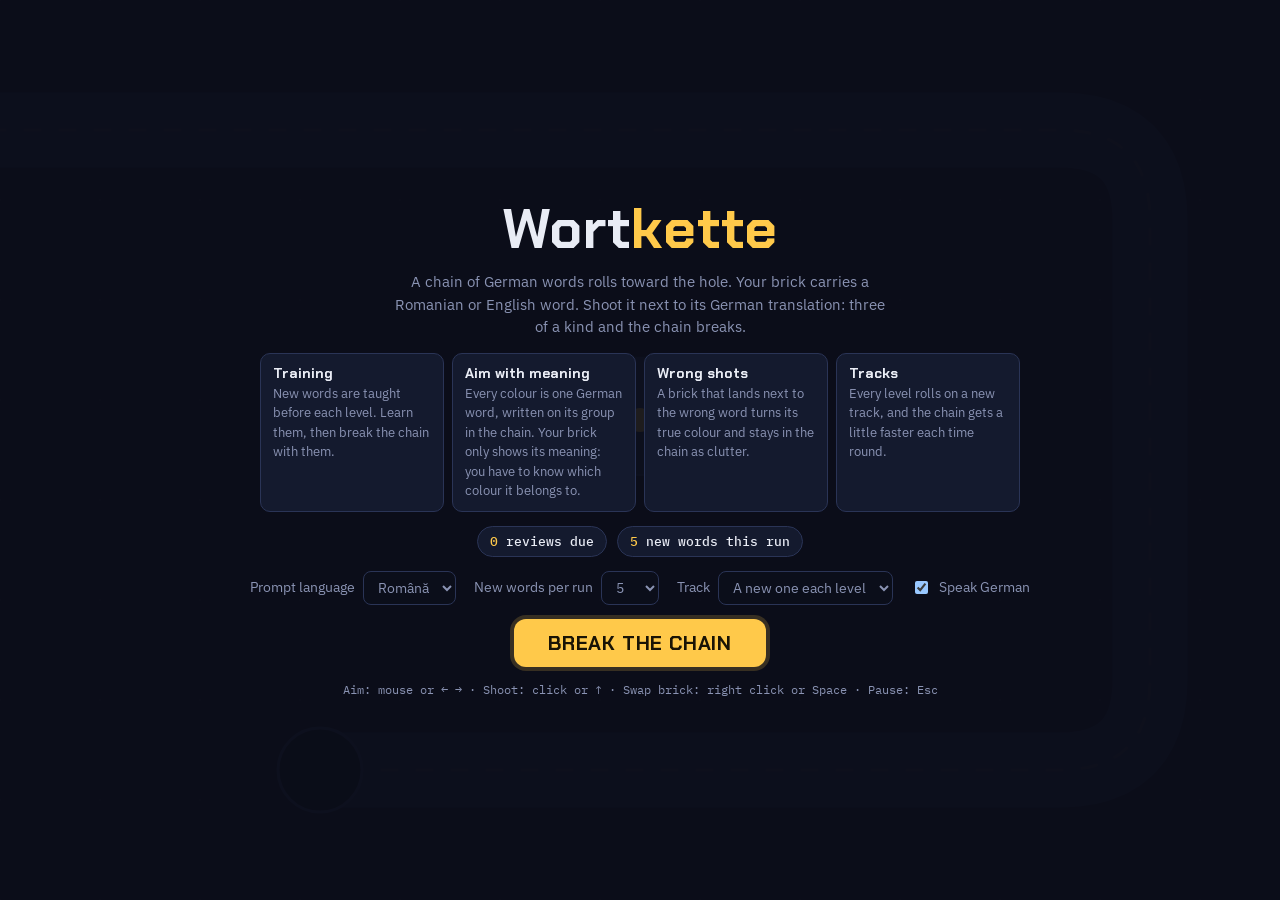
<file: zuma.html>
<!doctype html>
<html lang="en">
<head>
<meta charset="utf-8">
<meta name="viewport" content="width=device-width,initial-scale=1">
<title>Wortkette</title>
<link rel="manifest" href="zuma.webmanifest">
<meta name="theme-color" content="#0b0e1a">
<link rel="icon" href="icons/icon-192.png">
<link rel="preconnect" href="https://fonts.googleapis.com">
<link rel="preconnect" href="https://fonts.gstatic.com" crossorigin>
<link rel="stylesheet" href="https://fonts.googleapis.com/css2?family=Chakra+Petch:wght@500;700&family=IBM+Plex+Mono:wght@400;500&family=IBM+Plex+Sans:wght@400;500;600&display=swap">
<link rel="stylesheet" href="wj.css">
<style>
/* Full screen: the chain field fills the window; HUD, word card, pause button and menus float on top */
html, body { height: 100%; overflow: hidden; overscroll-behavior: none; }
main { padding: 0; max-width: none; }
.stage { position: fixed; inset: 0; border: 0; border-radius: 0; }
#cv { cursor: crosshair; height: 100%; }
.hud { position: absolute; top: max(6px, env(safe-area-inset-top)); left: max(8px, env(safe-area-inset-left)); display: flex; flex-wrap: wrap; gap: 6px; pointer-events: none; }
.hud .chip { font-size: 12px; padding: 5px 9px; background: rgba(20, 26, 46, .85); }
.hud .chip.low b { color: var(--bad); }
.pause-btn { position: absolute; top: max(6px, env(safe-area-inset-top)); right: max(8px, env(safe-area-inset-right)); width: 42px; height: 42px; padding: 0; border-radius: 10px; border: 1px solid var(--line); background: rgba(20, 26, 46, .85); font-size: 16px; }
.panel { background: var(--panel); border: 1px solid var(--line); border-radius: 12px; padding: 14px; }
.panel h3 { margin: 0 0 8px; font: 500 11px/1.2 var(--f-mono); text-transform: uppercase; letter-spacing: .08em; color: var(--muted); }
#quiz.card { position: absolute; left: 50%; top: 50%; transform: translate(-50%, -50%); width: min(480px, calc(100% - 32px)); max-height: calc(100% - 24px); overflow-y: auto; box-shadow: 0 16px 50px rgba(0, 0, 0, .6); }
#quiz.banner { position: absolute; left: 50%; bottom: max(8px, env(safe-area-inset-bottom)); transform: translateX(-50%); width: max-content; max-width: calc(100% - 32px); padding: 8px 14px; pointer-events: none; border-color: var(--bad); background: rgba(20, 26, 46, .92); font-size: 15px; }
#quiz.banner b { font-family: var(--f-display); }
.q-prompt { font: 700 clamp(22px, 4vw, 30px)/1.15 var(--f-display); }
.q-de { font: 700 clamp(24px, 4.4vw, 34px)/1.15 var(--f-display); margin: 4px 0; }
.q-sub { color: var(--muted); font-size: 14px; margin: 2px 0 0; }
.q-acts { display: flex; flex-wrap: wrap; gap: 8px; margin-top: 12px; }
kbd { font: 500 11px/1 var(--f-mono); padding: 3px 5px; border-radius: 4px; border: 1px solid var(--line); color: var(--muted); }
.primary { border: 0; background: var(--gold); color: #1a1405; font-weight: 600; border-radius: 8px; padding: 10px 18px; display: inline-flex; gap: 8px; align-items: center; }
.primary kbd { border-color: rgba(26, 20, 5, .3); color: #1a1405; }
.ghost { padding: 10px 16px; }
.hint { color: var(--muted); font-size: 14px; margin: 0; }
.tag-new { color: var(--gold); }
.pal { display: flex; flex-wrap: wrap; gap: 6px; margin-top: 10px; }
.pal span { display: inline-flex; align-items: center; gap: 6px; padding: 4px 10px 4px 6px; border-radius: 999px; background: var(--panel-2); font: 700 14px/1.2 var(--f-display); }
.pal i { width: 22px; height: 12px; border-radius: 4px; }
.rotate { display: none; background: var(--bg); }
.rotate h2 { font-size: 26px; }
@media (orientation: portrait) { .rotate { display: flex; } }
@media (pointer: coarse) { .keys-desk, kbd { display: none; } }
@media (pointer: fine) { .keys-touch { display: none; } }
@media (max-height: 520px) {
  .overlay { justify-content: flex-start; gap: 10px; padding: 12px; }
  .lede, .howto { display: none; }
  .panel { padding: 10px 12px; }
  .q-prompt { font-size: 22px; } .q-de { font-size: 24px; }
}
</style>
</head>
<body>

<main>
  <div class="stage" id="stage">
    <canvas id="cv"></canvas>
    <div class="hud" id="hud" hidden></div>
    <button class="pause-btn" id="btn-pause" aria-label="Pause" hidden>&#9208;&#xFE0E;</button>
    <section class="panel" id="quiz" aria-live="polite" hidden></section>

    <div class="overlay" id="menu">
      <h1>Wort<b>kette</b></h1>
      <p class="lede">A chain of German words rolls toward the hole. Your brick carries a Romanian or English word. Shoot it next to its German translation: three of a kind and the chain breaks.</p>
      <div class="howto">
        <div><strong>Training</strong>New words are taught before each level. Learn them, then break the chain with them.</div>
        <div><strong>Aim with meaning</strong>Every colour is one German word, written on its group in the chain. Your brick only shows its meaning: you have to know which colour it belongs to.</div>
        <div><strong>Wrong shots</strong>A brick that lands next to the wrong word turns its true colour and stays in the chain as clutter.</div>
        <div><strong>Tracks</strong>Every level rolls on a new track, and the chain gets a little faster each time round.</div>
      </div>
      <div class="today" id="today"></div>
      <div class="opts">
        <label>Prompt language
          <select id="set-lang"><option value="ro">Română</option><option value="en">English</option></select>
        </label>
        <label>New words per run
          <select id="set-new"><option>3</option><option>5</option><option>8</option><option>12</option></select>
        </label>
        <label>Track
          <select id="set-track"><option value="-1">A new one each level</option></select>
        </label>
        <label><input type="checkbox" id="set-voice"> Speak German</label>
      </div>
      <button class="big" id="btn-start">Break the chain</button>
      <p class="keys keys-desk">Aim: mouse or ← → · Shoot: click or ↑ · Swap brick: right click or Space · Pause: Esc</p>
      <p class="keys keys-touch">Drag to aim, let go to shoot · tap the shooter to swap</p>
    </div>

    <div class="overlay" id="over" hidden>
      <h2 id="over-title">Chain broken</h2>
      <div class="result-grid" id="over-stats"></div>
      <div id="over-learned"></div>
      <div id="over-weak"></div>
      <div class="row-btns">
        <button class="big" id="btn-again">Play again</button>
        <button class="ghost" id="btn-menu">Menu</button>
      </div>
    </div>

    <div class="overlay" id="pausebox" hidden>
      <h2>Paused</h2>
      <div class="row-btns">
        <button class="big" id="btn-resume">Resume</button>
        <button class="ghost" id="btn-quit">End run</button>
      </div>
    </div>

    <div class="overlay rotate">
      <h2>Turn your phone sideways</h2>
      <p class="lede">Wortkette plays in landscape.</p>
    </div>
  </div>
</main>

<div class="toast" id="toast" role="status" aria-live="polite" hidden></div>

<script src="wj-core.js"></script>
<script>
"use strict";
/* ---------- Tracks: the field is 9 tiles high and as wide as the screen; each level rolls on the next track ---------- */
const ROWS = 9;
let COLS = 16;
const BL = 1.0, BH = 0.5, D = BL + 0.04; // brick length along the track, height and spacing, in tiles
const FROG = { x: 8, y: 4.5 };
let PX = [], PY = [], PL = [], END = 0, VISIBLE = 0; // dense samples of the track, the length walked to each, total, where it enters the field
// Each track gives the shooter's place and its path, from off the field to the hole; corners of a path get rounded.
// Same random numbers every frame, so stars, trees and dunes stay where they are.
function seeded(n) { let x = n * 9301 + 49297; return () => (x = (x * 9301 + 49297) % 233280) / 233280; }
// Points on an ellipse from angle a0 to a1 (radians), with the radius scaled by f(t) for t from 0 to 1.
function arc(cx, cy, rx, ry, a0, a1, n = 120, f = () => 1) {
  const out = [];
  for (let i = 0; i <= n; i++) { const t = i / n, a = a0 + (a1 - a0) * t; out.push([cx + rx * f(t) * Math.cos(a), cy + ry * f(t) * Math.sin(a)]); }
  return out;
}
// A theme colours the field and the track and may draw scenery behind the track (in pixels; T is one tile).
const NIGHT = { bg: COL.bg, grid: "rgba(138,147,179,.07)", track: "#1b2340", line: "rgba(255,201,74,.10)", hole: COL.line };
const THEMES = {
  ocean: { bg: "#06182b", grid: "rgba(120,200,255,.05)", track: "#0f3354", line: "rgba(150,230,255,.22)", hole: "#2b6a8f",
    deco(now) {
      ctx.strokeStyle = "rgba(110,190,255,.09)"; ctx.lineWidth = Math.max(1, T * 0.05);
      for (let r = 0.5; r < ROWS; r += 1.1) {
        ctx.beginPath();
        for (let x = 0; x <= COLS; x += 0.25) ctx[x ? "lineTo" : "moveTo"](x * T, (r + Math.sin(x * 1.3 + now / 900 + r) * 0.12) * T);
        ctx.stroke();
      }
      const rnd = seeded(3);
      ctx.fillStyle = "rgba(170,225,255,.16)";
      for (let i = 0; i < 26; i++) {
        const x = rnd() * COLS, sp = 0.25 + rnd() * 0.35, y = ROWS - ((now / 1000 * sp + rnd() * ROWS) % (ROWS + 1)) + 0.5;
        ctx.beginPath(); ctx.arc(x * T, y * T, T * (0.04 + rnd() * 0.07), 0, 6.283); ctx.fill();
      }
    } },
  desert: { bg: "#21150a", grid: "rgba(255,200,120,.05)", track: "#4a3218", line: "rgba(255,214,140,.25)", hole: "#8a5a2a",
    deco() {
      ctx.fillStyle = "rgba(255,190,90,.10)";
      ctx.beginPath(); ctx.arc(COLS * 0.82 * T, 2.6 * T, T * 1.3, 0, 6.283); ctx.fill();
      ctx.fillStyle = "rgba(255,170,80,.06)";
      for (const [x, b, hgt] of [[COLS * 0.2, 8.6, 2.6], [COLS * 0.45, 9.2, 3.6], [COLS * 0.7, 8.9, 2.2]]) {
        ctx.beginPath(); ctx.moveTo((x - hgt) * T, b * T); ctx.lineTo(x * T, (b - hgt) * T); ctx.lineTo((x + hgt) * T, b * T); ctx.fill();
      }
      ctx.strokeStyle = "rgba(255,190,110,.07)"; ctx.lineWidth = Math.max(1, T * 0.05);
      for (let r = 1.6; r < ROWS; r += 1.9) {
        ctx.beginPath();
        for (let x = 0; x <= COLS; x += 0.25) ctx[x ? "lineTo" : "moveTo"](x * T, (r + Math.sin(x * 0.7 + r * 2) * 0.35) * T);
        ctx.stroke();
      }
    } },
  forest: { bg: "#0a1a10", grid: "rgba(140,230,160,.05)", track: "#183a22", line: "rgba(190,255,170,.20)", hole: "#3b6b45",
    deco() {
      const rnd = seeded(7);
      for (let i = 0; i < 34; i++) {
        const x = rnd() * COLS, y = rnd() * (ROWS + 0.6), hgt = 0.6 + rnd() * 0.8;
        ctx.fillStyle = `rgba(80,${150 + (rnd() * 70 | 0)},95,.10)`;
        ctx.beginPath(); ctx.moveTo((x - hgt * 0.45) * T, y * T); ctx.lineTo(x * T, (y - hgt) * T); ctx.lineTo((x + hgt * 0.45) * T, y * T); ctx.fill();
      }
      ctx.fillStyle = "rgba(220,255,140,.35)";
      for (let i = 0; i < 12; i++) { ctx.globalAlpha = 0.3 + 0.3 * Math.sin(performance.now() / 500 + i * 1.7); ctx.fillRect(rnd() * COLS * T, rnd() * ROWS * T, 2, 2); }
      ctx.globalAlpha = 1;
    } },
  ice: { bg: "#0a1820", grid: "rgba(180,240,255,.06)", track: "#16384a", line: "rgba(210,250,255,.30)", hole: "#4d8aa3",
    deco() {
      const rnd = seeded(11);
      ctx.strokeStyle = "rgba(190,240,255,.10)"; ctx.lineWidth = Math.max(1, T * 0.04);
      for (let i = 0; i < 16; i++) {
        const x = rnd() * COLS * T, y = rnd() * ROWS * T, r = T * (0.2 + rnd() * 0.35);
        ctx.beginPath();
        for (let k = 0; k < 3; k++) { const a = k * Math.PI / 3; ctx.moveTo(x - Math.cos(a) * r, y - Math.sin(a) * r); ctx.lineTo(x + Math.cos(a) * r, y + Math.sin(a) * r); }
        ctx.stroke();
      }
    } },
  space: { bg: "#05040d", grid: "rgba(0,0,0,0)", track: "#221a40", line: "rgba(200,180,255,.25)", hole: "#6a52b8",
    deco(now) {
      const rnd = seeded(5);
      for (let i = 0; i < 90; i++) {
        const x = rnd() * COLS * T, y = rnd() * ROWS * T, b = rnd();
        ctx.fillStyle = `rgba(255,255,255,${0.15 + 0.35 * b * (0.7 + 0.3 * Math.sin(now / 700 + i))})`;
        ctx.fillRect(x, y, b > 0.85 ? 2 : 1, b > 0.85 ? 2 : 1);
      }
      for (const pl of PLANETS) {
        const g = ctx.createRadialGradient((pl.x - pl.r * 0.3) * T, (pl.y - pl.r * 0.3) * T, 0, pl.x * T, pl.y * T, pl.r * T);
        g.addColorStop(0, pl.c[0]); g.addColorStop(1, pl.c[1]);
        ctx.fillStyle = g; ctx.beginPath(); ctx.arc(pl.x * T, pl.y * T, pl.r * T, 0, 6.283); ctx.fill();
      }
    } },
};
let THEME = NIGHT, PLANETS = [];
const TRACKS = [
  { name: "Horseshoe", build(w, h) {
    const m = 1.3;
    return { frog: [w / 2, h / 2 - 0.3], path: [[-1.5, m], [w - m, m], [w - m, h - m], [3.2, h - m]] };
  } },
  { name: "Snake", build(w, h) {
    const m = 1.2;
    return { frog: [w / 2, h - 2.1], path: [[-1.5, 1.1], [w - m, 1.1], [w - m, 3.0], [m, 3.0], [m, 4.9], [w - 3.2, 4.9]] };
  } },
  { name: "Spiral", build(w, h) {
    const R0 = 4.1, R1 = 1.95, TURNS = 1.7, sx = (w / 2 - 1.4) / R0, fx = w / 2, fy = h / 2 + 0.05;
    const at = th => { const r = R0 - (R0 - R1) * (th - Math.PI) / (TURNS * 6.283); return [fx + r * sx * Math.cos(th), fy + r * Math.sin(th)]; };
    const [x0, y0] = at(Math.PI), path = [];
    for (let i = 0; i <= 40; i++) path.push([x0, h + 1 - (h + 1 - y0) * i / 40]);
    for (let i = 1; i <= 1600; i++) path.push(at(Math.PI + TURNS * 6.283 * i / 1600));
    return { frog: [fx, fy], path, smooth: false };
  } },
  { name: "Square spiral", build(w, h) {
    const a = 1.2, b = 3.0;
    return { frog: [w / 2, h / 2 - 0.4], path: [[-1.5, a], [w - a, a], [w - a, h - a], [a, h - a], [a, b], [w - b - 0.6, b], [w - b - 0.6, h - b], [w / 2 - 1.6, h - b]] };
  } },
  // Ocean: two rows of waves, out along the top and back along the bottom
  { name: "Ocean waves", theme: "ocean", build(w, h) {
    const path = [[-1.5, 1.7]];
    for (let x = 0; x <= w - 1.4; x += 0.25) path.push([x, 1.7 + Math.sin(x * 1.1) * 0.55]);
    for (let x = w - 1.4; x >= 3; x -= 0.25) path.push([x, h - 1.7 + Math.sin(x * 1.1 + 1) * 0.55]);
    return { frog: [w / 2, h / 2 - 0.3], path };
  } },
  // Desert: a zigzag of dunes along the top, down the far side and straight back
  { name: "Desert dunes", theme: "desert", build(w, h) {
    const path = [[-1.5, 1.1]], n = Math.max(3, Math.round((w - 2.4) / 2.6));
    for (let i = 0; i <= n; i++) path.push([1.2 + (w - 2.4) * i / n, i % 2 ? 3.2 : 1.1]);
    path.push([w - 1.2, h - 1.2], [3, h - 1.2]);
    return { frog: [w / 2, h / 2 + 0.6], path };
  } },
  // Forest: up and down between the trees on the left, across the top, and the same on the right
  { name: "Forest path", theme: "forest", build(w, h) {
    const t = 1.3, b = h - 1.3, g = Math.min(2.2, (w / 2 - 2.8) / 2);
    const xs = [1.2, 1.2 + g, 1.2 + 2 * g, w - 1.2 - 2 * g, w - 1.2 - g, w - 1.2], path = [[xs[0], h + 1.5]];
    xs.forEach((x, i) => { const up = i % 2 === 0; path.push([x, up ? b : t], [x, up ? t : b]); });
    path.splice(1, 1);
    path[path.length - 1] = [xs[5], b - 1.4];
    return { frog: [w / 2, h / 2 + 0.4], path };
  } },
  // Ice: a diamond that winds inwards, with sharp crystal corners
  { name: "Ice crystal", theme: "ice", build(w, h) {
    const cx = w / 2, cy = h / 2, a = w / 2 - 1.1, b = h / 2 - 0.7, TURNS = 1.6, path = [];
    const at = th => {
      const f = 1 - 0.5 * (th - Math.PI) / (TURNS * 6.283), c = Math.cos(th), sn = Math.sin(th), k = Math.abs(c) + Math.abs(sn);
      return [cx + a * f * c / k, cy + b * f * sn / k];
    };
    const [x0, y0] = at(Math.PI);
    for (let i = 0; i <= 30; i++) path.push([-1.5 + (x0 + 1.5) * i / 30, y0]);
    for (let i = 1; i <= 1600; i++) path.push(at(Math.PI + TURNS * 6.283 * i / 1600));
    return { frog: [cx, cy], path, smooth: false };
  } },
  // Space: three quarters round the left planet, across the bottom, then spiralling into the right one
  { name: "Two planets", theme: "space", build(w, h) {
    const ry = h / 2 - 1.2, rx = Math.min(3.3, w * 0.25 - 1.2), L = [w * 0.25, h / 2 - 0.2], R = [w * 0.75, h / 2 - 0.2];
    const path = [[L[0] - rx, h + 1.5], ...arc(L[0], L[1], rx, ry, Math.PI, Math.PI * 2.5),
      ...arc(R[0], R[1], rx, ry, Math.PI / 2, -Math.PI * 1.75, 300, t => 1 - 0.62 * t)];
    PLANETS = [{ x: L[0], y: L[1], r: Math.min(rx, ry) * 0.45, c: ["#5a7bd8", "#1a2350"] }, { x: R[0], y: R[1], r: Math.min(rx, ry) * 0.2, c: ["#e0785a", "#4a1a20"] }];
    return { frog: [w / 2, h / 2 - 0.6], path, smooth: false };
  } },
];
// Straight lines with each corner swapped for a curve of radius r.
function roundPath(pts, r = 0.9) {
  const out = [pts[0]];
  for (let i = 1; i < pts.length - 1; i++) {
    const [px, py] = pts[i], [ax, ay] = pts[i - 1], [bx, by] = pts[i + 1];
    const la = Math.hypot(px - ax, py - ay), lb = Math.hypot(bx - px, by - py), k = Math.min(r, la / 2, lb / 2);
    const sx = px + (ax - px) * k / la, sy = py + (ay - py) * k / la, ex = px + (bx - px) * k / lb, ey = py + (by - py) * k / lb;
    for (let j = 0; j <= 12; j++) { const t = j / 12, u = 1 - t; out.push([u * u * sx + 2 * u * t * px + t * t * ex, u * u * sy + 2 * u * t * py + t * t * ey]); }
  }
  out.push(pts[pts.length - 1]);
  return out;
}
// Fill straight parts with points every 0.1 tile, so the edge of the field can be found on them.
function densify(pts) {
  const dense = [pts[0]];
  for (let i = 1; i < pts.length; i++) {
    const [ax, ay] = pts[i - 1], [bx, by] = pts[i], n = Math.max(1, Math.ceil(Math.hypot(bx - ax, by - ay) / 0.1));
    for (let j = 1; j <= n; j++) dense.push([ax + (bx - ax) * j / n, ay + (by - ay) * j / n]);
  }
  return dense;
}
let curTrack = 0;
function setTrack(n) {
  curTrack = n;
  const t = TRACKS[n % TRACKS.length].build(COLS, ROWS), pts = densify(t.smooth === false ? t.path : roundPath(t.path));
  FROG.x = t.frog[0]; FROG.y = t.frog[1]; THEME = THEMES[TRACKS[n % TRACKS.length].theme] || NIGHT;
  PX = pts.map(p => p[0]); PY = pts.map(p => p[1]); PL = [0];
  for (let i = 1; i < PX.length; i++) PL.push(PL[i - 1] + Math.hypot(PX[i] - PX[i - 1], PY[i] - PY[i - 1]));
  END = PL[PL.length - 1];
  let k = 0; while (k < PX.length - 1 && (PX[k] < 0 || PY[k] < 0 || PX[k] > COLS || PY[k] > ROWS)) k++;
  VISIBLE = PL[k] + BL / 2;
}
function pos(s) {
  if (s <= 0) return { x: PX[0], y: PY[0] };
  if (s >= END) return { x: PX[PX.length - 1], y: PY[PY.length - 1] };
  let lo = 0, hi = PL.length - 1;
  while (hi - lo > 1) { const m = (lo + hi) >> 1; if (PL[m] <= s) lo = m; else hi = m; }
  const t = (s - PL[lo]) / (PL[hi] - PL[lo]);
  return { x: PX[lo] + (PX[hi] - PX[lo]) * t, y: PY[lo] + (PY[hi] - PY[lo]) * t };
}

/* ---------- Bricks: one colour per word; the word is written once on each group of its colour ---------- */
const BALL = ["#ffc94a", "#ff5d73", "#6aa8ff", "#5be0a0", "#b98cff", "#ff9a4a"];
// "die Gelegenheit" → "Gelegen.", "to make a decision" → "make"
function short(t, n = 8) {
  const s = (t || "").replace(/^(der|die|das|sich|to|a)\s+/i, "").split(/[\s,;/(]/)[0];
  return s.length > n ? s.slice(0, n - 1) + "." : s;
}
const fitCache = new Map();
function fitText(c, text, maxW, start) {
  const k = text + "|" + Math.round(maxW) + "|" + start;
  if (!fitCache.has(k)) fitCache.set(k, fitFont(c, text, maxW, start, 7));
  c.font = `700 ${fitCache.get(k)}px ${FONT}`;
}
// A brick centred on x, y along angle ang; text always reads upright.
function drawBrick(c, x, y, ang, w, h, fill, text, ink, stroke) {
  if (ang > Math.PI / 2) ang -= Math.PI; else if (ang < -Math.PI / 2) ang += Math.PI;
  c.save(); c.translate(x, y); c.rotate(ang);
  rr(c, -w / 2, -h / 2, w, h, h * .28); c.fillStyle = fill; c.fill();
  if (stroke) { c.lineWidth = 2; c.strokeStyle = stroke; c.stroke(); }
  else { c.fillStyle = "rgba(255,255,255,.24)"; c.fillRect(-w / 2 + h * .25, -h / 2 + h * .12, w - h * .5, h * .12); }
  if (text) { fitText(c, text, w - 6, Math.max(8, Math.round(h * .52))); c.fillStyle = ink; c.textAlign = "center"; c.textBaseline = "middle"; c.fillText(text, 0, h * .05); }
  c.restore();
}
function tangent(s) { const p = pos(s - 0.05), q = pos(s + 0.05); return Math.atan2(q.y - p.y, q.x - p.x); }
// A chain brick of word k
function drawBall(c, x, y, ang, k) { drawBrick(c, x, y, ang, BL * T - 2, BH * T, BALL[k]); }
// One label per group of touching bricks of one colour, written along the group: the full word if it fits, else shorter.
function drawGroupLabels() {
  const groups = []; let g = null;
  for (const b of balls) {
    if (b.fly || b.ds <= VISIBLE) { g = null; continue; }
    if (g && g.c === b.c && b.s - g.last.s < D * 1.05) g.last = b;
    else groups.push(g = { c: b.c, first: b, last: b });
  }
  const fs = Math.round(Math.max(10, Math.min(18, BH * T * 0.72)));
  ctx.fillStyle = "#10131f"; ctx.textAlign = "center"; ctx.textBaseline = "middle";
  for (const g of groups) {
    const de = run.pal[g.c].de, room = (g.last.ds - g.first.ds + BL) * T - 8;
    let text = null;
    ctx.font = `700 ${fs}px ${FONT}`;
    for (const t of [de, bare(de), short(de, 8)]) if (ctx.measureText(t).width <= room) { text = t; break; }
    if (!text) { text = short(de, 6); fitText(ctx, text, room, fs); }
    const s = (g.first.ds + g.last.ds) / 2, p = pos(s);
    let a = tangent(s);
    if (a > Math.PI / 2) a -= Math.PI; else if (a < -Math.PI / 2) a += Math.PI;
    ctx.save(); ctx.translate(p.x * T, p.y * T); ctx.rotate(a); ctx.fillText(text, 0, 1); ctx.restore();
  }
}
// The brick you hold: its colour is hidden, only its meaning shows.
function drawMystery(c, x, y, ang, k) { drawBrick(c, x, y, ang, BL * T - 2, BH * T, COL.panel2, short(promptOf(run.pal[k])), COL.gold, COL.gold); }
// Is the point x, y on the brick at track position s (with some margin for the flying brick)?
function onBrick(s, x, y, m = 0.22) {
  const p = pos(s), a = tangent(s), tx = Math.cos(a), ty = Math.sin(a), dx = x - p.x, dy = y - p.y;
  return Math.abs(dx * tx + dy * ty) < BL / 2 + m && Math.abs(dy * tx - dx * ty) < BH / 2 + m;
}

/* ---------- State ---------- */
const cv = $("#cv"), ctx = cv.getContext("2d");
let W = 960, H = 540, T = 60, DPR = 1;
let run = null, paused = false, last = performance.now(), gt = 0, shake = 0;
let balls = [], shots = [], parts = [], floats = [];
let aim = -Math.PI / 2, cool = 0, hudText = "", keys = {};

function resize() {
  const st = $("#stage");
  W = st.clientWidth; H = st.clientHeight; T = H / ROWS;
  DPR = Math.min(2, window.devicePixelRatio || 1);
  cv.width = W * DPR; cv.height = H * DPR;
  ctx.setTransform(DPR, 0, 0, DPR, 0, 0);
  const cols = Math.max(8, W / T);
  if (Math.abs(cols - COLS) < 0.01 && END) return;
  // a new screen shape: rebuild the track to fill it and keep the chain where it was along it
  const old = END; COLS = cols; setTrack(curTrack);
  if (old) for (const b of balls) { b.s *= END / old; b.ds *= END / old; }
}
window.addEventListener("resize", resize);
new ResizeObserver(resize).observe($("#stage"));

/* ---------- Run and levels ---------- */
function startRun() {
  if (!canPlay()) { toast("Switch on at least 4 words in the register to play."); return; }
  audioOn();
  const queue = buildQueue();
  run = { queue, practice: queue.every(s => s.m === "retry"), lives: 3, score: 0, combo: 0, chain: 0, maxCombo: 0, ok: 0, bad: 0,
    level: 0, trackStart: store.get("wk_track", 0) % TRACKS.length, cleared: 0, learned: [], weak: new Set(), seen: [], phase: "ready", teach: [], ti: 0,
    steps: {}, pal: [], ammo: [], reveal: null, done: 0, total: queue.filter(s => s.k === "test").length };
  balls = []; shots = []; parts = []; floats = []; gt = 0; setPaused(false); goFull();
  $("#menu").hidden = true; $("#over").hidden = true; $("#hud").hidden = false; $("#btn-pause").hidden = false;
  resize(); nextLevel();
}

// Each level takes tests from the queue until it has enough different words; new ones are taught first.
// Every word becomes one colour of the chain.
function nextLevel() {
  run.level++; run.teach = []; run.ti = 0; run.steps = {}; run.reveal = null;
  const want = Math.min(6, 3 + run.level), ids = [];
  while (run.queue.length) {
    const s = run.queue[0];
    if (!ids.includes(s.w.id) && ids.length >= want) break;
    run.queue.shift();
    if (s.k === "intro") { run.teach.push(s); continue; }
    if (!ids.includes(s.w.id)) ids.push(s.w.id);
    (run.steps[s.w.id] ||= []).push(s);
  }
  const pal = ids.map(id => words.find(w => w.id === id)).filter(Boolean);
  // Too few words left: fill up with words the player already knows (never untaught ones).
  const clash = c => pal.some(w => w.id === c.id || tokens(promptOf(w)).some(t => tokens(promptOf(c)).includes(t)));
  const known = shuffle([...run.seen, ...words.filter(w => w.active !== false && progress[w.id]?.seen)]);
  for (const c of known) { if (pal.length >= Math.max(3, Math.min(want, 4))) break; if (!clash(c)) pal.push(c); }
  run.pal = pal.slice(0, 6);
  balls = []; setTrack(run.track = trackFor(run.level));
  run.phase = run.teach.length ? "teach" : "ready";
  if (run.phase === "teach") teachWord();
  renderQuiz();
}
/* ---------- Voice: recorded files from make-audio.py, browser speech as the fallback ---------- */
const clips = {}, noClip = new Set();
function speak(w) {
  if (!settings.voice) return;
  if (noClip.has(w.id)) return say(w.de);
  const a = clips[w.id] || (clips[w.id] = new Audio(`audio/${w.id}.mp3`));
  for (const c of Object.values(clips)) if (c !== a && !c.paused) c.pause();
  a.currentTime = 0;
  // a missing file is NotSupportedError; an interrupted or not-yet-allowed play is not
  a.play().catch(e => { if (e.name === "NotSupportedError") { noClip.add(w.id); delete clips[w.id]; say(w.de); } });
}
function teachWord() { const w = run.teach[run.ti].w; introduce(w); speak(w); sfx.gold(); }
function nextTeach() {
  if (++run.ti < run.teach.length) teachWord(); else run.phase = "ready";
  renderQuiz();
}
function trackFor(level) {
  return settings.track >= 0 ? settings.track % TRACKS.length : (run.trackStart + level - 1) % TRACKS.length;
}
function startLevel() {
  if (!(settings.track >= 0)) store.set("wk_track", (run.track + 1) % TRACKS.length);
  for (const w of run.pal) if (!run.seen.includes(w)) run.seen.push(w);
  makeChain();
  run.phase = "play"; run.ammo = [newAmmo(), newAmmo()]; run.ammo[0].at = gt;
  floatText(FROG.x, FROG.y - 1.2, `LEVEL ${run.level} · ${TRACKS[run.track].name}`, COL.gold, 30); sfx.level();
  renderQuiz();
}
// The whole chain waits behind the start of the track and rolls in fast.
function makeChain() {
  const n = Math.min(14 + 4 * run.level, Math.floor(END * 0.8 / D)), k = run.pal.length, list = [];
  const need = run.pal.flatMap((w, i) => run.steps[w.id] ? [i, i, i] : [i]); // every word appears, tested ones more
  let prev = -1, runLen = 0;
  for (let i = 0; i < n; i++) {
    let c = i < need.length ? need[i] : Math.random() < 0.4 && runLen < 2 && prev >= 0 ? prev : Math.random() * k | 0;
    if (c === prev && runLen >= 2) c = (c + 1 + (Math.random() * (k - 1) | 0)) % k;
    runLen = c === prev ? runLen + 1 : 1; prev = c; list.push(c);
  }
  // shuffle the guaranteed ones in, then break up any run of three
  shuffle(list);
  for (let i = 2; i < list.length; i++) if (list[i] === list[i - 1] && list[i] === list[i - 2]) list[i] = (list[i] + 1) % k;
  balls = list.map((c, i) => ({ c, s: -i * D, ds: -i * D })).reverse();
  run.intro = true;
}
function present(c) { return balls.some(b => b.c === c && !b.fly); }
// Ammo is always a colour still in the chain; words with a test waiting come up more often.
function newAmmo() {
  const cs = [...new Set(balls.map(b => b.c))];
  if (!cs.length) return null;
  const pool = cs.flatMap(c => run.steps[run.pal[c].id]?.length ? [c, c, c, c] : [c]);
  return { c: pool[Math.random() * pool.length | 0], at: null };
}
function swap() { if (run?.phase === "play" && run.ammo[1]) { run.ammo.reverse(); run.ammo[0].at = gt; sfx.bump(); renderQuiz(); } }
function fire() {
  if (!run || run.phase !== "play" || paused || cool > 0 || !run.ammo[0]) return;
  const a = run.ammo[0];
  shots.push({ c: a.c, at: a.at ?? gt, x: FROG.x + Math.cos(aim) * 0.9, y: FROG.y + Math.sin(aim) * 0.9, vx: Math.cos(aim) * 16, vy: Math.sin(aim) * 16 });
  run.ammo = [run.ammo[1] || newAmmo(), newAmmo()]; if (run.ammo[0]) run.ammo[0].at = gt;
  cool = 0.28; sfx.shot(); renderQuiz();
}

/* ---------- Landing: the learning moment ---------- */
function land(b) {
  const i = balls.indexOf(b), w = run.pal[b.c];
  const nb = [balls[i - 1], balls[i + 1]].filter(n => n && !n.fly && Math.abs(n.s - b.s) < D * 1.6);
  const target = b.hitC !== undefined ? run.pal[b.hitC] : null;
  const p = pos(b.s);
  if (!balls.some(o => o !== b && o.c === b.c)) { popAt(i, false); return; } // its word left the chain while it flew: no grade
  const ok = nb.some(n => n.c === b.c);
  const step = run.steps[w.id]?.shift(), rt = gt - b.at;
  if (step) run.done++;
  if (ok) {
    run.ok++; run.combo++; run.maxCombo = Math.max(run.maxCombo, run.combo);
    run.score += 50 + run.combo * 10 + Math.max(0, Math.round((6000 - rt) / 60));
    floatText(p.x, p.y - 0.6, w.de, BALL[b.c], 17); sfx.ok();
    if (step) {
      if (step.m === "learn2" && !run.practice) run.learned.push(w);
      const again = grade(step, true, { rt, practice: run.practice, fast: 4000, slow: 10000 });
      if (again) { (run.steps[w.id] ||= []).push(again); run.total++; }
    }
    run.reveal = null;
    popAt(i, false);
  } else {
    run.bad++; run.combo = 0; run.weak.add(w);
    burst(p.x, p.y, COL.bad, 16, 3); shake = 0.3; sfx.bad();
    floatText(p.x, p.y - 0.6, w.de, COL.bad, 17);
    if (step) {
      const again = grade(step, false, { practice: run.practice });
      if (again) { (run.steps[w.id] ||= []).push(again); run.total++; }
    }
    run.reveal = { w, hit: target && target.id !== w.id ? target : null, until: gt + 3500 };
  }
  renderQuiz();
}

// Three or more touching balls of one colour around index i break out of the chain.
function popAt(i, chained) {
  const c = balls[i]?.c; if (c === undefined) return false;
  let a = i, z = i;
  while (a > 0 && balls[a - 1].c === c && !balls[a - 1].fly && balls[a].s - balls[a - 1].s < D * 1.05) a--;
  while (z < balls.length - 1 && balls[z + 1].c === c && !balls[z + 1].fly && balls[z + 1].s - balls[z].s < D * 1.05) z++;
  if (z - a + 1 < 3) return false;
  const gone = balls.splice(a, z - a + 1);
  run.chain = chained ? run.chain + 1 : 1;
  const pts = gone.length * 10 * run.chain;
  run.score += pts;
  for (const g of gone) { const p = pos(g.ds); burst(p.x, p.y, BALL[g.c], 10, 3); }
  const mid = pos(gone[gone.length >> 1].ds);
  floatText(mid.x, mid.y - 0.3, run.chain > 1 ? `+${pts} · chain ×${run.chain}` : `+${pts}`, COL.gold, run.chain > 1 ? 20 : 15);
  if (run.chain > 1) sfx.level(); else sfx.crack();
  speak(run.pal[c]); // every broken group is read out in German
  return true;
}

/* ---------- Effects ---------- */
function burst(x, y, color, n = 18, spd = 3) {
  for (let i = 0; i < n; i++) {
    const a = Math.random() * 6.283, v = spd * (0.3 + Math.random());
    parts.push({ x, y, vx: Math.cos(a) * v, vy: Math.sin(a) * v, life: 0.5 + Math.random() * 0.4, t: 0, c: color });
  }
}
function floatText(x, y, text, c, size = 16) { floats.push({ x, y, text, c, t: 0, size }); }

/* ---------- Update ---------- */
function update(dt) {
  gt += dt * 1000; cool -= dt;
  if (keys.ArrowLeft) aim -= 2.4 * dt;
  if (keys.ArrowRight) aim += 2.4 * dt;
  if (run.reveal && gt >= run.reveal.until) { run.reveal = null; renderQuiz(); }
  if (run.phase === "play") moveChain(dt);
  else if (run.phase === "drain") drain(dt);
  for (const b of balls) b.ds += (b.s - b.ds) * Math.min(1, dt * 18);

  // shots fly in small steps and stick to the first ball they touch
  for (const sh of shots) {
    for (let k = 0; k < 3 && !sh.done; k++) {
      sh.x += sh.vx * dt / 3; sh.y += sh.vy * dt / 3;
      if (sh.x < -1 || sh.y < -1 || sh.x > COLS + 1 || sh.y > ROWS + 1) { sh.done = true; break; }
      if (run.phase !== "play") continue;
      const hit = balls.find(b => b.s > VISIBLE && !b.fly && onBrick(b.s, sh.x, sh.y));
      if (hit) { insert(sh, hit); sh.done = true; }
    }
  }
  shots = shots.filter(s => !s.done);

  for (const b of balls) if (b.fly && (b.fly.t += dt / 0.12) >= 1) { b.fly = null; land(b); break; }

  if (run.phase === "play") {
    if (!balls.length && !shots.length) return clearLevel();
    if (run.ammo.some(a => !a || !present(a.c))) {
      run.ammo = run.ammo.map(a => a && present(a.c) ? a : newAmmo());
      if (run.ammo[0] && run.ammo[0].at == null) run.ammo[0].at = gt;
      renderQuiz();
    }
    if (balls.length && balls[balls.length - 1].s >= END) {
      run.phase = "drain"; run.combo = 0; shake = 0.6; sfx.bad(); shots = [];
      floatText(FROG.x, FROG.y - 1.2, "The chain reached the hole", COL.bad, 22); renderQuiz();
    }
  }
  if (run.phase === "over" && gt >= run.endAt) return finish(false);
  renderHud();
}

function moveChain(dt) {
  if (!balls.length) return;
  const head = balls[balls.length - 1].s;
  if (run.intro && head > END * 0.3) run.intro = false;
  const near = END - head;
  const v = run.intro ? 7 : (0.32 + 0.035 * run.level) * (near < 6 ? 0.55 : 1);
  // the back of the chain pushes everything it touches
  balls[0].s += v * dt;
  for (let i = 1; i < balls.length; i++) if (balls[i].s < balls[i - 1].s + D) balls[i].s = balls[i - 1].s + D;
  // a gap with the same colour on both sides pulls the front part back
  for (let i = balls.length - 1; i > 0; i--) {
    const gap = balls[i].s - balls[i - 1].s;
    if (gap <= D + 0.01 || balls[i].c !== balls[i - 1].c || balls[i].fly || balls[i - 1].fly) continue;
    let e = i; while (e < balls.length - 1 && balls[e + 1].s - balls[e].s <= D + 0.01) e++;
    const back = Math.min(gap - D, 9 * dt);
    for (let j = i; j <= e; j++) balls[j].s -= back;
    if (gap - back <= D + 0.01) { sfx.bump(); if (!popAt(i, true)) run.chain = 0; }
    break;
  }
}
function insert(sh, hit) {
  const j = balls.indexOf(hit), p = pos(hit.s), q = pos(hit.s + 0.05);
  const ahead = (sh.x - p.x) * (q.x - p.x) + (sh.y - p.y) * (q.y - p.y) > 0;
  const nb = { c: sh.c, s: ahead ? hit.s + D : hit.s, at: sh.at, hitC: hit.c, fly: { x: sh.x, y: sh.y, t: 0 } };
  nb.ds = nb.s;
  balls.splice(ahead ? j + 1 : j, 0, nb);
  for (let i = 1; i < balls.length; i++) if (balls[i].s < balls[i - 1].s + D) balls[i].s = balls[i - 1].s + D;
}
// Lost the level: the whole chain slides into the hole, then the level starts over.
function drain(dt) {
  for (const b of balls) b.s += 14 * dt;
  balls = balls.filter(b => b.s < END);
  if (balls.length) return;
  run.lives--;
  if (run.lives <= 0) { run.phase = "over"; run.endAt = gt + 600; renderQuiz(); return; }
  toast(`${run.lives} ${run.lives === 1 ? "life" : "lives"} left · the level starts over`);
  startLevel();
}
function clearLevel() {
  run.cleared++;
  const bonus = 200 + 100 * run.level;
  run.score += bonus; sfx.level();
  floatText(FROG.x, FROG.y - 1.2, `Chain broken · +${bonus}`, COL.ok, 24);
  // tests still waiting go to the front of the next level
  const left = run.pal.flatMap(w => run.steps[w.id] || []);
  run.queue.unshift(...left);
  if (!run.queue.length) return finish(true);
  nextLevel();
}

function tickEffects(dt) {
  for (const p of parts) { p.t += dt; p.x += p.vx * dt; p.y += p.vy * dt; p.vx *= 0.94; p.vy *= 0.94; }
  parts = parts.filter(p => p.t < p.life);
  for (const f of floats) { f.t += dt; f.y -= 0.7 * dt; }
  floats = floats.filter(f => f.t < 1.4);
  if (shake > 0) shake -= dt;
}

/* ---------- Draw ---------- */
// The first chain brick on the aim line (walked like a shot), to read its word before shooting.
function aimTarget() {
  const dx = Math.cos(aim), dy = Math.sin(aim);
  const near = balls.filter(b => b.s > VISIBLE && !b.fly).map(b => ({ b, p: pos(b.s) }));
  for (let t = 0.9; t < COLS + ROWS; t += 0.08) {
    const x = FROG.x + dx * t, y = FROG.y + dy * t;
    if (x < -1 || y < -1 || x > COLS + 1 || y > ROWS + 1) break;
    const o = near.find(o => Math.abs(o.p.x - x) < 1 && Math.abs(o.p.y - y) < 1 && onBrick(o.b.s, x, y));
    if (o) return { b: o.b, t };
  }
  return null;
}

function draw(now) {
  ctx.save();
  if (shake > 0) ctx.translate((Math.random() - .5) * 10 * shake, (Math.random() - .5) * 10 * shake);
  ctx.fillStyle = THEME.bg; ctx.fillRect(-10, -10, W + 20, H + 20);
  if (THEME.deco) THEME.deco(now);
  // subtle dot grid
  ctx.fillStyle = THEME.grid;
  for (let c = 0; c <= COLS; c++) for (let r = 0; r <= ROWS; r++) ctx.fillRect(c * T - 1, r * T - 1, 2, 2);
  // track
  ctx.lineCap = "round"; ctx.lineJoin = "round";
  ctx.beginPath(); for (let i = 0; i < PX.length; i++) ctx[i ? "lineTo" : "moveTo"](PX[i] * T, PY[i] * T);
  ctx.strokeStyle = THEME.track; ctx.lineWidth = T * BH * 1.5; ctx.stroke();
  ctx.strokeStyle = THEME.line; ctx.lineWidth = Math.max(1, T * 0.03); ctx.setLineDash([T * .15, T * .2]); ctx.stroke(); ctx.setLineDash([]);
  // the hole, glowing red when the chain is close
  const hp = pos(END), head = balls.length ? balls[balls.length - 1].s : 0, danger = run && run.phase === "play" && END - head < 6;
  ctx.beginPath(); ctx.arc(hp.x * T, hp.y * T, T * 0.42, 0, 6.283); ctx.fillStyle = "#05070e"; ctx.fill();
  ctx.lineWidth = 3; ctx.strokeStyle = danger ? COL.bad : THEME.hole;
  if (danger) { ctx.shadowColor = COL.bad; ctx.shadowBlur = 14 + Math.sin(now / 120) * 8; }
  ctx.stroke(); ctx.shadowBlur = 0;

  // aim line and the word it points at
  const playing = run && run.phase === "play" && !paused;
  const tgt = playing ? aimTarget() : null;
  if (playing) {
    const len = tgt ? tgt.t : COLS + ROWS;
    ctx.strokeStyle = "rgba(255,201,74,.35)"; ctx.lineWidth = 2; ctx.setLineDash([4, 8]);
    ctx.beginPath(); ctx.moveTo((FROG.x + Math.cos(aim) * 0.7) * T, (FROG.y + Math.sin(aim) * 0.7) * T);
    ctx.lineTo((FROG.x + Math.cos(aim) * len) * T, (FROG.y + Math.sin(aim) * len) * T); ctx.stroke(); ctx.setLineDash([]);
  }

  for (const b of balls) {
    if (b.ds <= VISIBLE - D) continue;
    let p = pos(b.ds);
    const a = tangent(b.ds);
    if (b.fly) { const t = b.fly.t; p = { x: b.fly.x + (p.x - b.fly.x) * t, y: b.fly.y + (p.y - b.fly.y) * t }; }
    if (tgt && tgt.b === b) drawBrick(ctx, p.x * T, p.y * T, a, BL * T + 4, BH * T + 6, COL.fg);
    drawBall(ctx, p.x * T, p.y * T, a, b.c);
  }
  if (run) drawGroupLabels();
  for (const sh of shots) drawMystery(ctx, sh.x * T, sh.y * T, Math.atan2(sh.vy, sh.vx), sh.c);

  drawFrog();
  if (tgt) {
    const p = pos(tgt.b.ds), text = run.pal[tgt.b.c].de, fs = Math.max(12, Math.min(16, T * 0.26));
    ctx.font = `700 ${fs}px ${FONT}`;
    const lw = ctx.measureText(text).width + 16, lh = fs + 10;
    const lx = Math.max(2, Math.min(W - lw - 2, p.x * T - lw / 2)), ly = Math.max(2, p.y * T - BL * T / 2 - lh - 4);
    rr(ctx, lx, ly, lw, lh, 6); ctx.fillStyle = "rgba(20,26,46,.95)"; ctx.fill(); ctx.strokeStyle = BALL[tgt.b.c]; ctx.lineWidth = 1.5; ctx.stroke();
    drawDe(ctx, text, lx + lw / 2, ly + lh / 2 + 1, fs);
  }

  for (const p of parts) { ctx.globalAlpha = 1 - p.t / p.life; ctx.fillStyle = p.c; ctx.fillRect(p.x * T - 2, p.y * T - 2, 4, 4); }
  ctx.globalAlpha = 1;
  for (const f of floats) {
    ctx.globalAlpha = Math.min(1, 1.8 - f.t / 0.75); ctx.fillStyle = f.c; ctx.font = `700 ${Math.min(f.size, W / 18)}px ${FONT}`;
    ctx.textAlign = "center"; ctx.textBaseline = "middle"; ctx.fillText(f.text, f.x * T, f.y * T);
  }
  ctx.globalAlpha = 1;
  ctx.restore();

}

function drawFrog() {
  const x = FROG.x * T, y = FROG.y * T, r = T * 0.55;
  ctx.save(); ctx.translate(x, y); ctx.rotate(aim);
  ctx.beginPath(); ctx.arc(0, 0, r, 0, 6.283); ctx.fillStyle = COL.panel2; ctx.fill();
  ctx.lineWidth = 2; ctx.strokeStyle = COL.line; ctx.stroke();
  ctx.fillStyle = COL.line; ctx.fillRect(r * 0.2, -r * 0.42, r * 0.95, r * 0.84);
  ctx.restore();
  const a = run && run.ammo;
  if (a && a[0] && run.phase === "play") {
    drawMystery(ctx, x + Math.cos(aim) * (r + BL * T * 0.2), y + Math.sin(aim) * (r + BL * T * 0.2), aim, a[0].c);
    // the meaning of the loaded ball, and the next one
    const text = promptOf(run.pal[a[0].c]), fs = fitFont(ctx, text, T * 4.2, Math.max(13, Math.min(20, T * 0.34)), 10);
    const lw = ctx.measureText(text).width + 18, lh = fs + 12, ly = y + r + 6;
    rr(ctx, x - lw / 2, ly, lw, lh, 8); ctx.fillStyle = "rgba(42,34,16,.95)"; ctx.fill(); ctx.strokeStyle = COL.gold; ctx.lineWidth = 1.5; ctx.stroke();
    ctx.fillStyle = COL.gold; ctx.textAlign = "center"; ctx.textBaseline = "middle"; ctx.fillText(text, x, ly + lh / 2 + 1);
    if (a[1]) {
      const t2 = "next: " + promptOf(run.pal[a[1].c]), f2 = fitFont(ctx, t2, T * 4.2, Math.max(10, Math.min(13, T * 0.22)), 9, 500);
      ctx.fillStyle = COL.muted; ctx.fillText(t2, x, ly + lh + f2);
    }
  } else {
    ctx.beginPath(); ctx.arc(x, y, T * 0.12, 0, 6.283); ctx.fillStyle = COL.gold; ctx.fill();
  }
}

function loop(ts) {
  const dt = Math.min(0.05, (ts - last) / 1000); last = ts;
  if (run && !paused) update(dt);
  if (!paused) tickEffects(dt);
  draw(ts);
  requestAnimationFrame(loop);
}

/* ---------- Panels ---------- */
function renderHud() {
  const t = `<span class="chip ${run.lives <= 1 ? "low" : ""}">Lives <b>${"♥".repeat(Math.max(0, run.lives))}</b></span>` +
    `<span class="chip">Level <b>${run.level}</b></span><span class="chip">Words <b>${run.done} / ${run.total}</b></span>` +
    `<span class="chip">Score <b>${run.score}</b>${run.combo > 1 ? ` ×${run.combo}` : ""}</span>`;
  if (t !== hudText) { hudText = t; $("#hud").innerHTML = t; }
}

// Between levels the word panel is a card in the middle; while playing it only shows up as a banner after a wrong shot.
function renderQuiz() {
  const q = $("#quiz");
  const show = (cls, html) => { q.className = "panel " + cls; q.innerHTML = html; q.hidden = false; };
  if (!run) { q.hidden = true; q.innerHTML = ""; return; }
  if (run.phase === "over") return show("card", `<h3>Game over</h3><p class="q-prompt">Out of lives</p>`);
  if (run.phase === "teach") {
    const w = run.teach[run.ti].w;
    return show("card", `<h3 class="tag-new">New word ${run.ti + 1} of ${run.teach.length} · learn it before level ${run.level}</h3>
      <div class="q-prompt">${esc(promptOf(w))}</div>
      <p class="q-sub">in German:</p>
      <div class="q-de">${deHTML(w.de)}</div>
      ${otherOf(w) ? `<p class="q-sub">${esc(otherOf(w))}</p>` : ""}
      <div class="q-acts"><button class="primary" data-act="next">Got it <kbd>Space</kbd></button><button class="ghost" data-act="say">Hear it again</button></div>`);
  }
  if (run.phase === "ready") {
    return show("card", `<h3>Level ${run.level} · ${TRACKS[run.track].name} · ${run.pal.length} words in the chain</h3>
      <div class="pal">${run.pal.map((w, c) => `<span><i style="background:${BALL[c]}"></i>${deHTML(w.de)}</span>`).join("")}</div>
      <p class="hint" style="margin-top:10px">Your brick shows a word in ${settings.lang === "ro" ? "Romanian" : "English"}: shoot it next to its German colour.</p>
      <div class="q-acts"><button class="primary" data-act="start">Start level ${run.level} <kbd>Space</kbd></button></div>`);
  }
  if (run.phase === "drain") return show("banner", `<b style="color:var(--bad)">The chain reached the hole</b> · you lose a life and the level starts over`);
  if (run.reveal) {
    const r = run.reveal;
    return show("banner", `<span style="color:var(--bad)">Not quite</span> · <b>${esc(promptOf(r.w))}</b> is <b>${deHTML(r.w.de)}</b>${r.hit ? ` · you hit ${esc(r.hit.de)}` : ""}`);
  }
  q.hidden = true;
}
$("#quiz").addEventListener("click", e => {
  const btn = e.target.closest("button"); if (!btn || !run) return;
  if (btn.dataset.act === "next") nextTeach();
  if (btn.dataset.act === "say") speak(run.teach[run.ti].w);
  if (btn.dataset.act === "start") startLevel();
});

function finish(complete) {
  if (!run) return;
  saveProgress();
  const r = run; run = null; balls = []; shots = [];
  $("#hud").hidden = true; $("#btn-pause").hidden = true; $("#quiz").hidden = true; setPaused(false);
  $("#over-title").textContent = complete ? (r.practice ? "Practice complete" : "Chain broken") : "Swallowed by the hole";
  $("#over-stats").innerHTML = resultsHTML([["Score", r.score], ["Levels", r.cleared], ["Correct", r.ok], ["Mistakes", r.bad],
    ["Best combo", r.maxCombo], ["Learned", r.learned.length], ["Lives", Math.max(0, r.lives) + " ♥"]]);
  $("#over-learned").innerHTML = wordChips("Learned today, back for review tomorrow:", r.learned);
  $("#over-weak").innerHTML = wordChips("Needs more work:", [...r.weak]);
  $("#over").hidden = false;
  $("#today").innerHTML = todayChips();
}

/* ---------- Input ---------- */
function typing(e) { return /^(INPUT|SELECT|TEXTAREA)$/.test(e.target.tagName); }
window.addEventListener("keydown", e => {
  if (!run || typing(e)) return;
  const k = e.key;
  if (k === "Escape") { setPaused(!paused); return; }
  if (paused) return;
  if (k === "ArrowLeft" || k === "ArrowRight") { e.preventDefault(); keys[k] = true; }
  if (k === "ArrowUp") { e.preventDefault(); fire(); }
  if (k === " " || k === "Enter") {
    if (e.target.tagName === "BUTTON" && k === "Enter") return;
    e.preventDefault();
    if (run.phase === "teach") nextTeach(); else if (run.phase === "ready") startLevel(); else if (k === " ") swap();
  }
});
window.addEventListener("keyup", e => { keys[e.key] = false; });
function aimAt(e) {
  const r = cv.getBoundingClientRect(), x = (e.clientX - r.left) / r.width * COLS, y = (e.clientY - r.top) / r.height * ROWS;
  aim = Math.atan2(y - FROG.y, x - FROG.x);
}
// Touch: drag to aim and read the bricks, let go to shoot; a tap on the shooter swaps.
let touchAim = false;
function onFrog(e) {
  const r = cv.getBoundingClientRect(), x = (e.clientX - r.left) / r.width * COLS, y = (e.clientY - r.top) / r.height * ROWS;
  return Math.hypot(x - FROG.x, y - FROG.y) < 0.9;
}
cv.addEventListener("pointermove", e => { if (run && !paused && (e.pointerType !== "touch" || touchAim)) aimAt(e); });
cv.addEventListener("pointerdown", e => {
  if (!run) return;
  if (e.pointerType === "touch") {
    if (onFrog(e)) { swap(); return; }
    touchAim = true; cv.setPointerCapture(e.pointerId); aimAt(e); return;
  }
  if (e.button === 2) { swap(); return; }
  aimAt(e); fire();
});
cv.addEventListener("pointerup", e => { if (!touchAim) return; touchAim = false; if (run && !paused) { aimAt(e); fire(); } });
cv.addEventListener("pointercancel", () => { touchAim = false; });
cv.addEventListener("contextmenu", e => e.preventDefault());
document.addEventListener("visibilitychange", () => { if (document.hidden && run) setPaused(true); });
window.addEventListener("blur", () => { keys = {}; if (run) setPaused(true); });
function setPaused(v) { paused = v && !!run; $("#pausebox").hidden = !paused; touchAim = false; }
$("#btn-pause").onclick = () => setPaused(true);
$("#btn-resume").onclick = () => setPaused(false);
$("#btn-quit").onclick = () => finish(false);
// On a phone in the browser, go full screen and hold landscape (the installed app already is).
function goFull() {
  const d = document.documentElement;
  if (!matchMedia("(pointer: coarse)").matches || document.fullscreenElement || !d.requestFullscreen) return;
  d.requestFullscreen({ navigationUI: "hide" }).then(() => screen.orientation?.lock?.("landscape")).catch(() => {});
}

/* ---------- Menu & boot ---------- */
$("#btn-start").onclick = startRun;
$("#btn-again").onclick = startRun;
$("#btn-menu").onclick = () => { $("#over").hidden = true; $("#menu").hidden = false; $("#today").innerHTML = todayChips(); };
bindSettings(() => $("#today").innerHTML = todayChips());
// Track choice: -1 takes turns; otherwise always that track. The menu shows it behind the overlay.
$("#set-track").insertAdjacentHTML("beforeend", TRACKS.map((t, i) => `<option value="${i}">${t.name}</option>`).join(""));
$("#set-track").value = String(settings.track ?? -1);
$("#set-track").onchange = e => { settings.track = +e.target.value; saveSettings(); setTrack(settings.track >= 0 ? settings.track : store.get("wk_track", 0)); };
setTrack(settings.track >= 0 ? settings.track : store.get("wk_track", 0) % TRACKS.length);
loadWords().then(ok => {
  if (!ok) { $("#today").innerHTML = `<span class="chip">Could not load the word list: check the connection and reload</span>`; $("#btn-start").disabled = true; return; }
  $("#today").innerHTML = todayChips();
});
resize();
requestAnimationFrame(t => { last = t; loop(t); });
if ("serviceWorker" in navigator) navigator.serviceWorker.register("sw.js").catch(() => {});
</script>
</body>
</html>
</file>
<file: wj.css>
/* Shared look for the extra Wortjäger games (tower.html, platform.html). Matches index.html. */
:root {
  --bg: #0b0e1a;
  --panel: #141a2e;
  --panel-2: #1b2340;
  --line: #2a3456;
  --fg: #e9ecf5;
  --muted: #8a93b3;
  --gold: #ffc94a;
  --ok: #5be0a0;
  --bad: #ff5d73;
  --der: #6aa8ff;
  --die: #ff7a9a;
  --das: #5be0a0;
  --f-display: "Chakra Petch", "Segoe UI", system-ui, sans-serif;
  --f-body: "IBM Plex Sans", "Segoe UI", system-ui, sans-serif;
  --f-mono: "IBM Plex Mono", ui-monospace, "DejaVu Sans Mono", monospace;
  color-scheme: dark;
}
* { box-sizing: border-box; }
html, body { margin: 0; }
body { background: var(--bg); color: var(--fg); font: 15px/1.5 var(--f-body); min-height: 100vh; }
button, input, select { font: inherit; color: inherit; }
button { cursor: pointer; }
button:disabled { cursor: not-allowed; opacity: .45; }
:focus-visible { outline: 2px solid var(--gold); outline-offset: 2px; }
[hidden] { display: none !important; }

.top {
  display: flex; flex-wrap: wrap; align-items: center; justify-content: space-between; gap: 12px;
  padding: 12px max(16px, env(safe-area-inset-left)) 12px max(16px, env(safe-area-inset-right));
  border-bottom: 1px solid var(--line); background: var(--panel);
}
.brand { font: 700 22px/1 var(--f-display); letter-spacing: .02em; }
.brand span { display: inline-block; margin-left: 10px; font: 500 12px/1 var(--f-mono); color: var(--muted); letter-spacing: .06em; text-transform: uppercase; vertical-align: middle; }
.brand b { color: var(--gold); font-weight: 700; }
.tabs { display: flex; flex-wrap: wrap; gap: 4px; background: var(--bg); padding: 4px; border-radius: 10px; border: 1px solid var(--line); }
.tab { border: 0; background: transparent; padding: 6px 14px; border-radius: 7px; color: var(--muted); font-weight: 500; text-decoration: none; }
.tab.on { background: var(--panel-2); color: var(--fg); }
.tab:hover { color: var(--fg); }

main { max-width: 1100px; margin: 0 auto; padding: 16px max(16px, env(safe-area-inset-left)) 32px max(16px, env(safe-area-inset-right)); }

.stage { position: relative; border: 1px solid var(--line); border-radius: 14px; overflow: hidden; background: var(--bg); }
#cv { display: block; width: 100%; touch-action: none; }
.overlay {
  position: absolute; inset: 0; display: flex; flex-direction: column; align-items: center; justify-content: center; gap: 14px;
  padding: 24px 16px; text-align: center; background: rgba(11, 14, 26, .92); overflow-y: auto;
}
.overlay h1 { margin: 0; font: 700 clamp(34px, 7vw, 56px)/1 var(--f-display); letter-spacing: .02em; }
.overlay h1 b { color: var(--gold); }
.overlay h2 { margin: 0; font: 700 30px/1.1 var(--f-display); }
.lede { margin: 0; max-width: 56ch; color: var(--muted); }
.howto { display: grid; grid-template-columns: repeat(auto-fit, minmax(180px, 1fr)); gap: 8px; width: min(760px, 100%); text-align: left; }
.howto div { background: var(--panel); border: 1px solid var(--line); border-radius: 10px; padding: 10px 12px; font-size: 13px; color: var(--muted); }
.howto strong { display: block; color: var(--fg); font: 700 14px/1.3 var(--f-display); margin-bottom: 2px; }
.today { display: flex; flex-wrap: wrap; justify-content: center; gap: 10px; }
.chip { font: 500 13px/1 var(--f-mono); padding: 8px 12px; border-radius: 999px; border: 1px solid var(--line); background: var(--panel); white-space: nowrap; }
.chip b { color: var(--gold); font-weight: 500; }
.opts { display: flex; flex-wrap: wrap; justify-content: center; gap: 10px 18px; font-size: 14px; color: var(--muted); }
.opts label { display: flex; align-items: center; gap: 8px; }
select { background: var(--bg); border: 1px solid var(--line); border-radius: 8px; padding: 6px 10px; }
.big {
  border: 0; border-radius: 12px; padding: 14px 34px; background: var(--gold); color: #1a1405;
  font: 700 20px/1 var(--f-display); letter-spacing: .04em; text-transform: uppercase;
  box-shadow: 0 0 0 4px rgba(255, 201, 74, .18);
}
.big:hover { filter: brightness(1.08); }
.keys { margin: 0; font: 12px/1.5 var(--f-mono); color: var(--muted); }
.ghost { border: 1px solid var(--line); background: var(--panel); border-radius: 8px; padding: 7px 14px; }
.ghost:hover { border-color: var(--muted); }
.result-grid { display: grid; grid-template-columns: repeat(auto-fit, minmax(110px, 1fr)); gap: 10px; width: min(640px, 100%); }
.result-grid div { background: var(--panel); border: 1px solid var(--line); border-radius: 10px; padding: 10px; }
.result-grid strong { display: block; font: 700 26px/1.1 var(--f-display); font-variant-numeric: tabular-nums; }
.result-grid span { font-size: 12px; color: var(--muted); text-transform: uppercase; letter-spacing: .06em; }
.wordlist { display: flex; flex-wrap: wrap; justify-content: center; gap: 6px; max-width: 640px; }
.wordlist > span { font-size: 13px; padding: 3px 10px; border-radius: 6px; background: var(--panel); border: 1px solid var(--line); }
.row-btns { display: flex; flex-wrap: wrap; gap: 10px; justify-content: center; }
.art-der { color: var(--der); } .art-die { color: var(--die); } .art-das { color: var(--das); }
.toast {
  position: fixed; left: 50%; bottom: max(20px, env(safe-area-inset-bottom)); transform: translateX(-50%);
  background: var(--panel-2); border: 1px solid var(--line); border-radius: 10px; padding: 10px 16px; font-size: 14px;
  box-shadow: 0 10px 30px rgba(0, 0, 0, .4); max-width: calc(100% - 32px); z-index: 10;
}
@media (prefers-reduced-motion: reduce) { * { transition: none !important; } }
</file>
